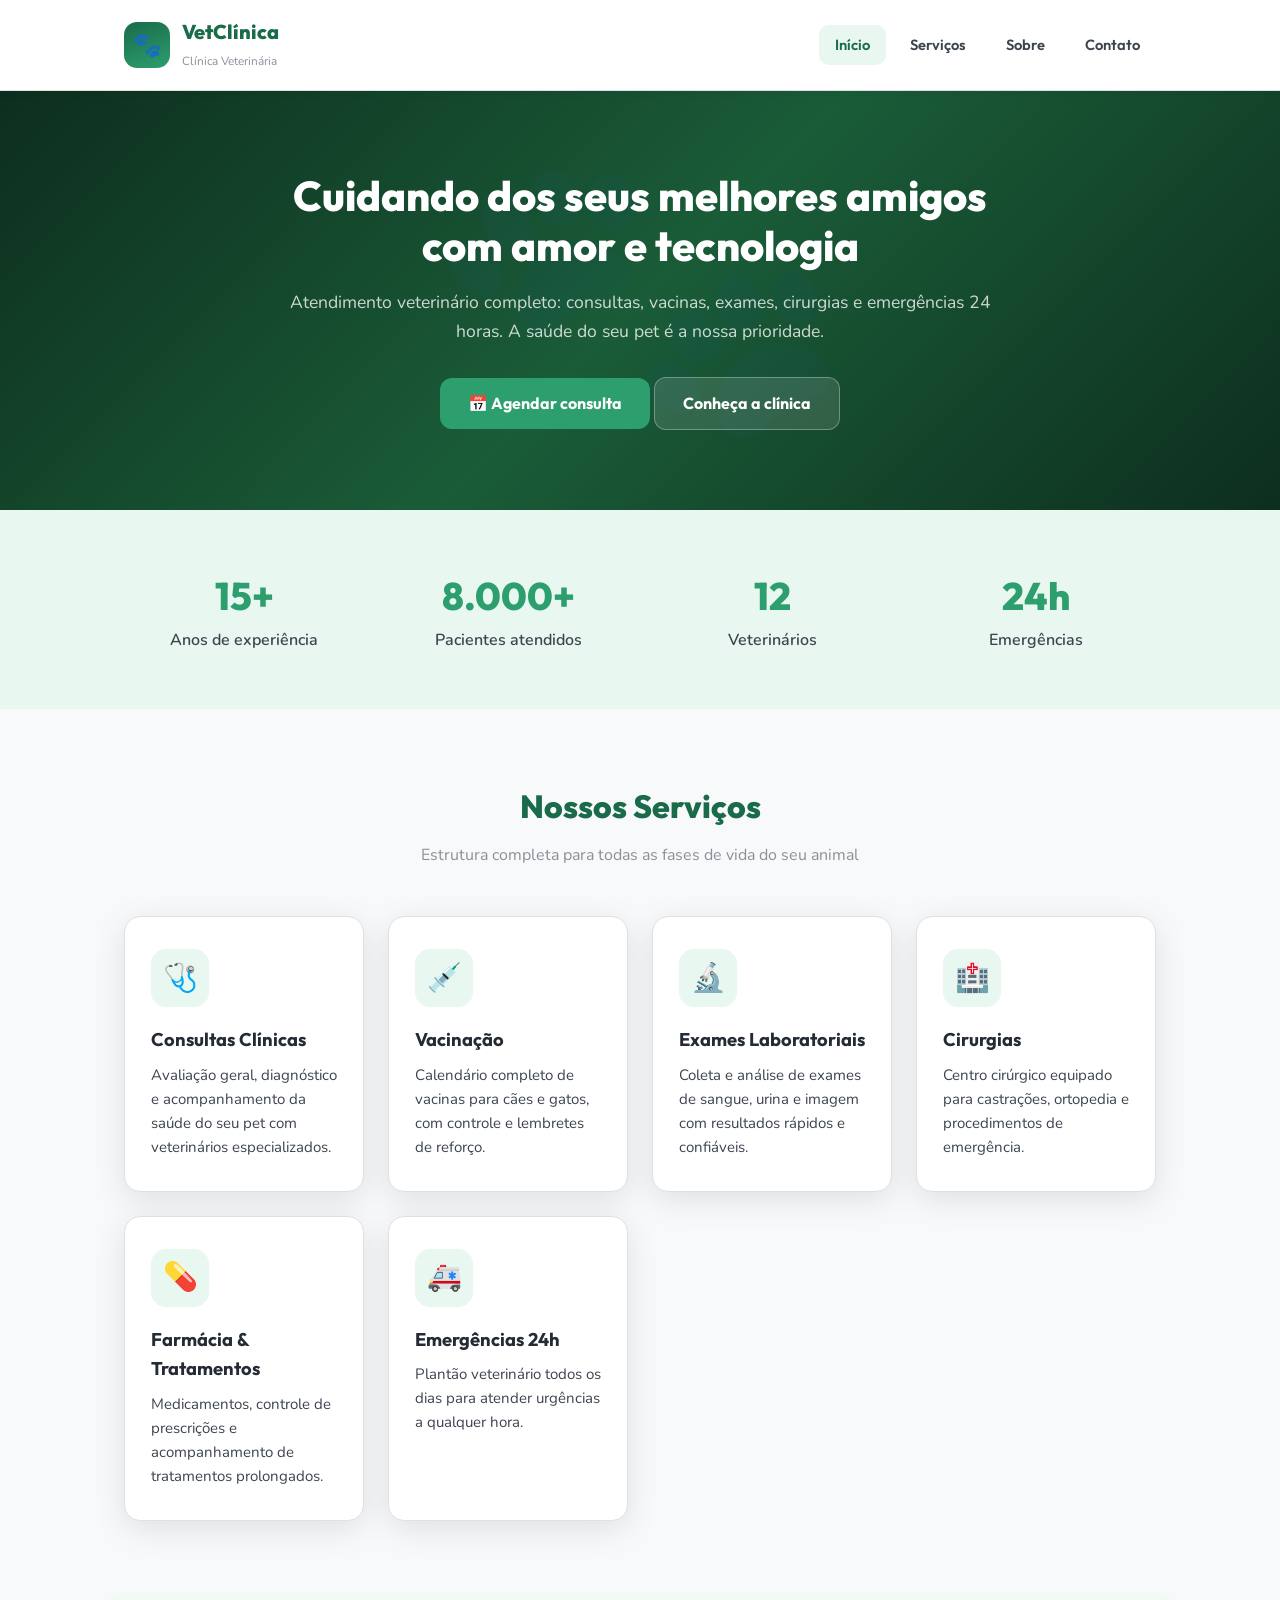
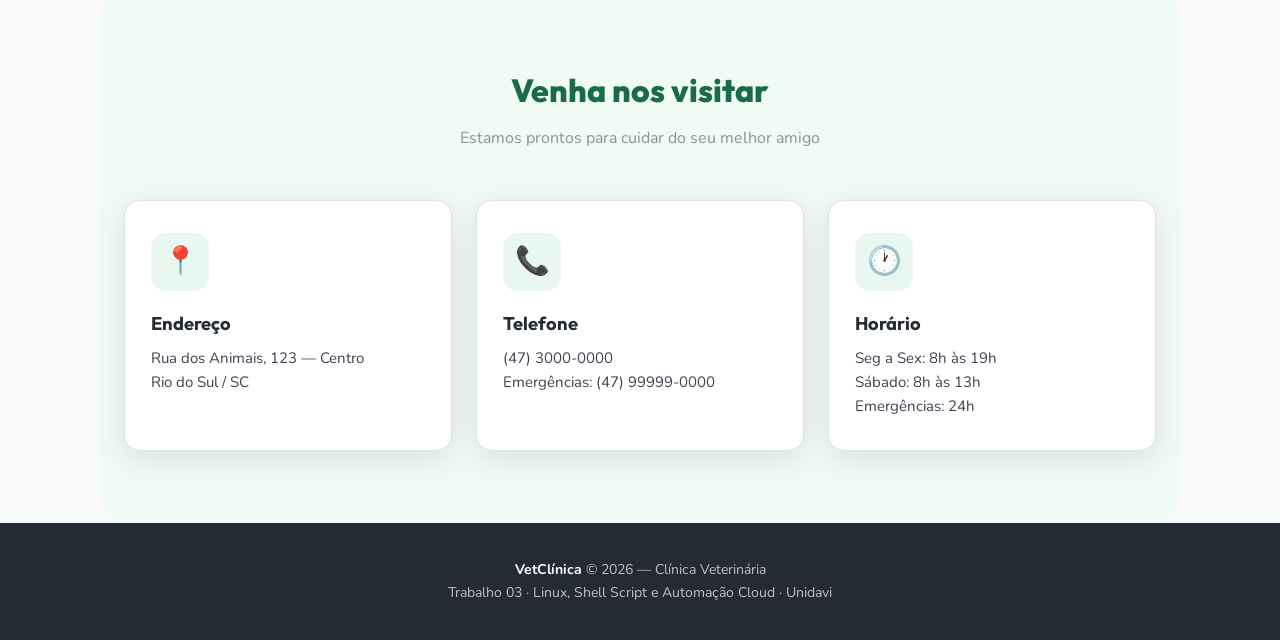
<file: source/index.html>
<!DOCTYPE html>
<html lang="pt-BR">
<head>
  <meta charset="UTF-8">
  <meta name="viewport" content="width=device-width, initial-scale=1.0">
  <title>VetClínica — Clínica Veterinária</title>
  <meta name="description" content="VetClínica — cuidado veterinário com amor e tecnologia. Consultas, vacinas, cirurgias e emergências 24h.">
  <link rel="preconnect" href="https://fonts.googleapis.com">
  <link rel="stylesheet" href="assets/css/site.css">
</head>
<body>

  <!-- ===== Cabeçalho ===== -->
  <header class="topbar">
    <div class="topbar-inner">
      <a class="brand" href="index.html">
        <div class="brand-icon">🐾</div>
        <div class="brand-text">
          <h1>VetClínica</h1>
          <span>Clínica Veterinária</span>
        </div>
      </a>
      <nav class="nav">
        <a href="index.html" class="active">Início</a>
        <a href="#servicos">Serviços</a>
        <a href="sobre.html">Sobre</a>
        <a href="#contato">Contato</a>
      </nav>
    </div>
  </header>

  <!-- ===== Hero ===== -->
  <section class="hero">
    <div class="hero-content">
      <h2>Cuidando dos seus melhores amigos com amor e tecnologia</h2>
      <p>Atendimento veterinário completo: consultas, vacinas, exames, cirurgias e
         emergências 24 horas. A saúde do seu pet é a nossa prioridade.</p>
      <a href="#contato" class="btn">📅 Agendar consulta</a>
      <a href="sobre.html" class="btn btn-ghost">Conheça a clínica</a>
    </div>
  </section>

  <!-- ===== Estatísticas ===== -->
  <div class="stats-band">
    <div class="stats-grid">
      <div class="stat"><div class="val">15+</div><div class="lbl">Anos de experiência</div></div>
      <div class="stat"><div class="val">8.000+</div><div class="lbl">Pacientes atendidos</div></div>
      <div class="stat"><div class="val">12</div><div class="lbl">Veterinários</div></div>
      <div class="stat"><div class="val">24h</div><div class="lbl">Emergências</div></div>
    </div>
  </div>

  <!-- ===== Serviços ===== -->
  <section class="section" id="servicos">
    <div class="section-title">
      <h3>Nossos Serviços</h3>
      <p>Estrutura completa para todas as fases de vida do seu animal</p>
    </div>
    <div class="grid">
      <div class="card">
        <div class="card-icon">🩺</div>
        <h4>Consultas Clínicas</h4>
        <p>Avaliação geral, diagnóstico e acompanhamento da saúde do seu pet com veterinários especializados.</p>
      </div>
      <div class="card">
        <div class="card-icon">💉</div>
        <h4>Vacinação</h4>
        <p>Calendário completo de vacinas para cães e gatos, com controle e lembretes de reforço.</p>
      </div>
      <div class="card">
        <div class="card-icon">🔬</div>
        <h4>Exames Laboratoriais</h4>
        <p>Coleta e análise de exames de sangue, urina e imagem com resultados rápidos e confiáveis.</p>
      </div>
      <div class="card">
        <div class="card-icon">🏥</div>
        <h4>Cirurgias</h4>
        <p>Centro cirúrgico equipado para castrações, ortopedia e procedimentos de emergência.</p>
      </div>
      <div class="card">
        <div class="card-icon">💊</div>
        <h4>Farmácia & Tratamentos</h4>
        <p>Medicamentos, controle de prescrições e acompanhamento de tratamentos prolongados.</p>
      </div>
      <div class="card">
        <div class="card-icon">🚑</div>
        <h4>Emergências 24h</h4>
        <p>Plantão veterinário todos os dias para atender urgências a qualquer hora.</p>
      </div>
    </div>
  </section>

  <!-- ===== Contato ===== -->
  <section class="section" id="contato" style="background:var(--verde-ultra); border-radius:24px;">
    <div class="section-title">
      <h3>Venha nos visitar</h3>
      <p>Estamos prontos para cuidar do seu melhor amigo</p>
    </div>
    <div class="grid">
      <div class="card">
        <div class="card-icon">📍</div>
        <h4>Endereço</h4>
        <p>Rua dos Animais, 123 — Centro<br>Rio do Sul / SC</p>
      </div>
      <div class="card">
        <div class="card-icon">📞</div>
        <h4>Telefone</h4>
        <p>(47) 3000-0000<br>Emergências: (47) 99999-0000</p>
      </div>
      <div class="card">
        <div class="card-icon">🕐</div>
        <h4>Horário</h4>
        <p>Seg a Sex: 8h às 19h<br>Sábado: 8h às 13h<br>Emergências: 24h</p>
      </div>
    </div>
  </section>

  <!-- ===== Rodapé ===== -->
  <footer class="footer">
    <p><strong>VetClínica</strong> © 2026 — Clínica Veterinária</p>
    <p>Trabalho 03 · Linux, Shell Script e Automação Cloud · Unidavi</p>
  </footer>

</body>
</html>
</file>
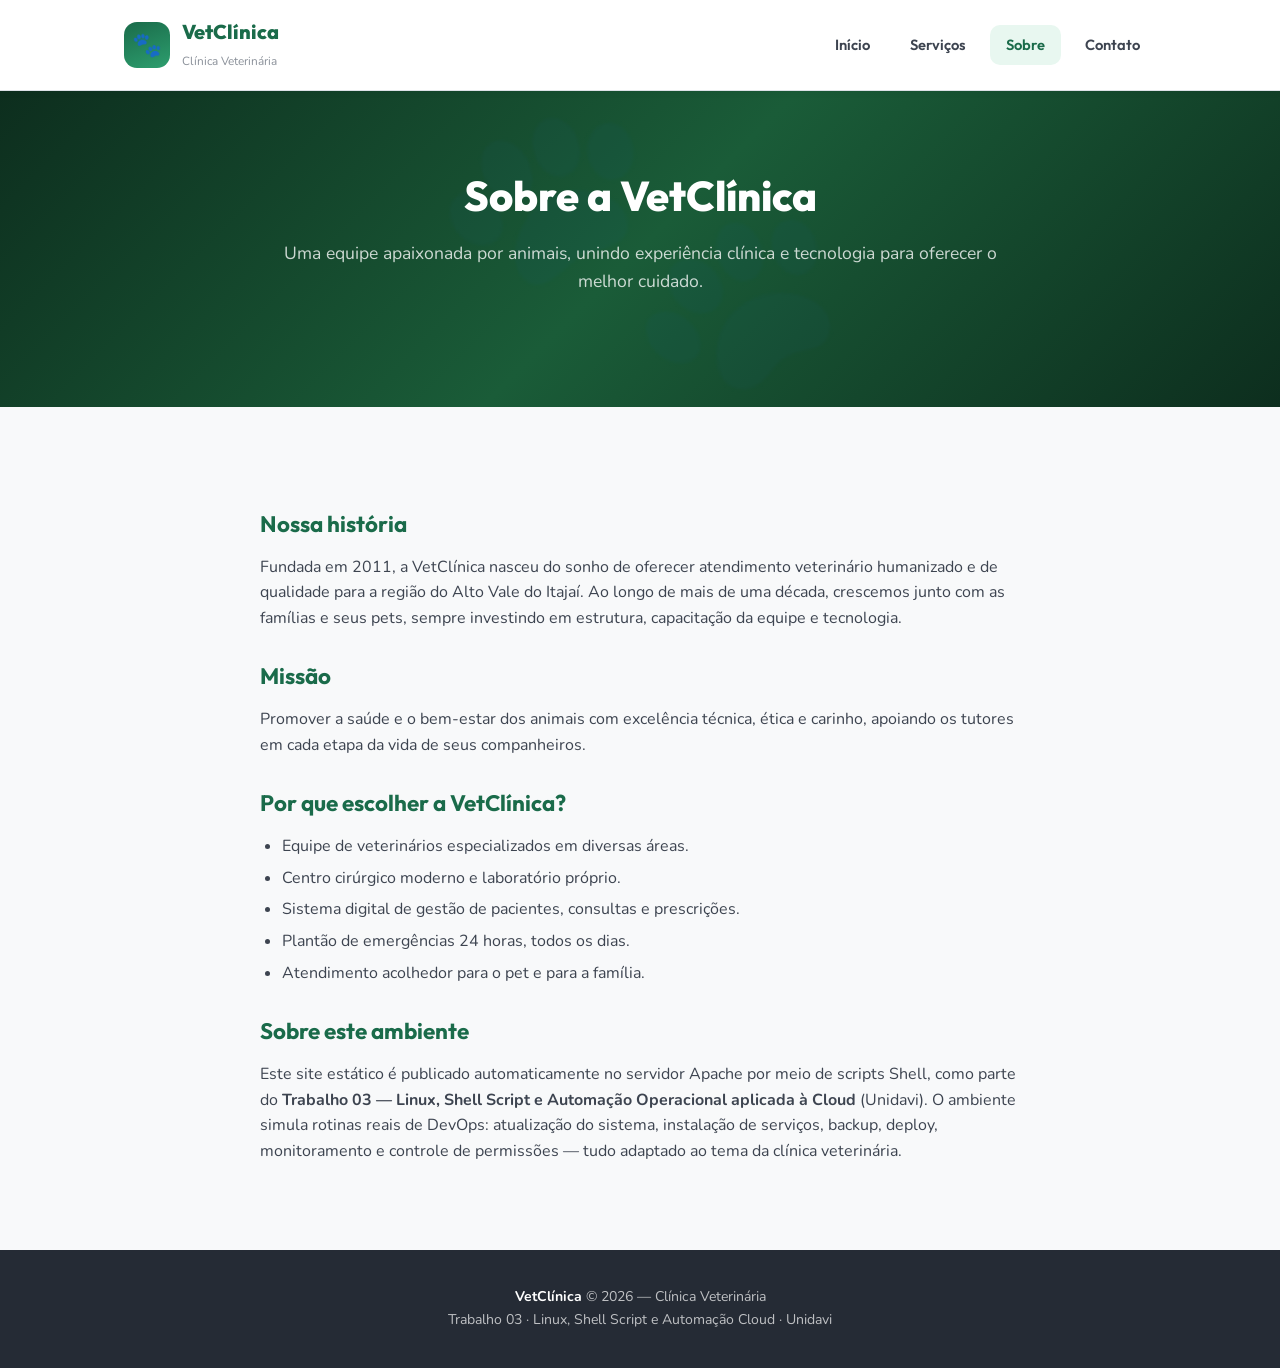
<file: source/sobre.html>
<!DOCTYPE html>
<html lang="pt-BR">
<head>
  <meta charset="UTF-8">
  <meta name="viewport" content="width=device-width, initial-scale=1.0">
  <title>Sobre — VetClínica</title>
  <meta name="description" content="Conheça a história, a missão e a equipe da VetClínica.">
  <link rel="preconnect" href="https://fonts.googleapis.com">
  <link rel="stylesheet" href="assets/css/site.css">
</head>
<body>

  <!-- ===== Cabeçalho ===== -->
  <header class="topbar">
    <div class="topbar-inner">
      <a class="brand" href="index.html">
        <div class="brand-icon">🐾</div>
        <div class="brand-text">
          <h1>VetClínica</h1>
          <span>Clínica Veterinária</span>
        </div>
      </a>
      <nav class="nav">
        <a href="index.html">Início</a>
        <a href="index.html#servicos">Serviços</a>
        <a href="sobre.html" class="active">Sobre</a>
        <a href="index.html#contato">Contato</a>
      </nav>
    </div>
  </header>

  <!-- ===== Hero ===== -->
  <section class="hero">
    <div class="hero-content">
      <h2>Sobre a VetClínica</h2>
      <p>Uma equipe apaixonada por animais, unindo experiência clínica e tecnologia
         para oferecer o melhor cuidado.</p>
    </div>
  </section>

  <!-- ===== Texto institucional ===== -->
  <section class="section">
    <div class="prose">
      <h3>Nossa história</h3>
      <p>Fundada em 2011, a VetClínica nasceu do sonho de oferecer atendimento veterinário
         humanizado e de qualidade para a região do Alto Vale do Itajaí. Ao longo de mais de uma
         década, crescemos junto com as famílias e seus pets, sempre investindo em estrutura,
         capacitação da equipe e tecnologia.</p>

      <h3>Missão</h3>
      <p>Promover a saúde e o bem-estar dos animais com excelência técnica, ética e carinho,
         apoiando os tutores em cada etapa da vida de seus companheiros.</p>

      <h3>Por que escolher a VetClínica?</h3>
      <ul>
        <li>Equipe de veterinários especializados em diversas áreas.</li>
        <li>Centro cirúrgico moderno e laboratório próprio.</li>
        <li>Sistema digital de gestão de pacientes, consultas e prescrições.</li>
        <li>Plantão de emergências 24 horas, todos os dias.</li>
        <li>Atendimento acolhedor para o pet e para a família.</li>
      </ul>

      <h3>Sobre este ambiente</h3>
      <p>Este site estático é publicado automaticamente no servidor Apache por meio de scripts
         Shell, como parte do <strong>Trabalho 03 — Linux, Shell Script e Automação Operacional
         aplicada à Cloud</strong> (Unidavi). O ambiente simula rotinas reais de DevOps:
         atualização do sistema, instalação de serviços, backup, deploy, monitoramento e
         controle de permissões — tudo adaptado ao tema da clínica veterinária.</p>
    </div>
  </section>

  <!-- ===== Rodapé ===== -->
  <footer class="footer">
    <p><strong>VetClínica</strong> © 2026 — Clínica Veterinária</p>
    <p>Trabalho 03 · Linux, Shell Script e Automação Cloud · Unidavi</p>
  </footer>

</body>
</html>
</file>
<file: source/assets/css/site.css>
@import url('https://fonts.googleapis.com/css2?family=Outfit:wght@300;400;600;700;800&family=Nunito:wght@400;500;600;700&display=swap');

:root {
  --verde-escuro: #1a6b4a;
  --verde-medio:  #2d9e6e;
  --verde-claro:  #4cbb8e;
  --verde-suave:  #e8f7f0;
  --verde-ultra:  #f0fbf5;
  --laranja:      #f4845f;
  --azul:         #4a90d9;
  --roxo:         #8b6fe6;
  --branco:       #ffffff;
  --cinza-100:    #f8f9fa;
  --cinza-300:    #dde1e7;
  --cinza-500:    #8a9099;
  --cinza-700:    #3d4450;
  --cinza-800:    #252b35;
  --font-display: 'Outfit', sans-serif;
  --font-body:    'Nunito', sans-serif;
  --radius:       16px;
  --shadow:       0 8px 32px rgba(0,0,0,.10);
}

*, *::before, *::after { box-sizing: border-box; margin: 0; padding: 0; }

body {
  font-family: var(--font-body);
  color: var(--cinza-800);
  background: var(--cinza-100);
  line-height: 1.6;
}

a { text-decoration: none; color: inherit; }

/* ─── Cabeçalho / Navegação ─── */
.topbar {
  position: sticky;
  top: 0;
  z-index: 10;
  background: var(--branco);
  border-bottom: 1px solid var(--cinza-300);
  box-shadow: 0 2px 8px rgba(0,0,0,.04);
}
.topbar-inner {
  max-width: 1080px;
  margin: 0 auto;
  padding: 16px 24px;
  display: flex;
  align-items: center;
  justify-content: space-between;
}
.brand {
  display: flex;
  align-items: center;
  gap: 12px;
}
.brand-icon {
  width: 46px; height: 46px;
  background: linear-gradient(160deg, var(--verde-escuro), var(--verde-medio));
  border-radius: 13px;
  display: flex; align-items: center; justify-content: center;
  font-size: 24px;
}
.brand-text h1 {
  font-family: var(--font-display);
  font-size: 1.25rem;
  font-weight: 800;
  color: var(--verde-escuro);
}
.brand-text span {
  font-size: .74rem;
  color: var(--cinza-500);
}
.nav { display: flex; gap: 8px; }
.nav a {
  font-family: var(--font-display);
  font-weight: 600;
  font-size: .92rem;
  color: var(--cinza-700);
  padding: 8px 16px;
  border-radius: 10px;
  transition: all .2s;
}
.nav a:hover, .nav a.active {
  background: var(--verde-suave);
  color: var(--verde-escuro);
}

/* ─── Hero ─── */
.hero {
  position: relative;
  overflow: hidden;
  background: linear-gradient(135deg, #0d2e1e 0%, #1a5c38 50%, #0d2e1e 100%);
  color: var(--branco);
  padding: 80px 24px;
  text-align: center;
}
.hero::after {
  content: '🐾';
  position: absolute;
  font-size: 320px;
  opacity: .04;
  top: 50%; left: 50%;
  transform: translate(-50%, -50%) rotate(-15deg);
  pointer-events: none;
}
.hero-content { position: relative; z-index: 1; max-width: 720px; margin: 0 auto; }
.hero h2 {
  font-family: var(--font-display);
  font-size: 2.6rem;
  font-weight: 800;
  line-height: 1.2;
  margin-bottom: 18px;
}
.hero p {
  font-size: 1.1rem;
  color: rgba(255,255,255,.78);
  margin-bottom: 32px;
}
.btn {
  display: inline-flex;
  align-items: center;
  gap: 8px;
  font-family: var(--font-display);
  font-weight: 700;
  font-size: 1rem;
  padding: 13px 28px;
  border-radius: 12px;
  background: var(--verde-medio);
  color: var(--branco);
  transition: all .2s;
}
.btn:hover { background: var(--verde-claro); transform: translateY(-2px); }
.btn-ghost {
  background: rgba(255,255,255,.12);
  border: 1.5px solid rgba(255,255,255,.3);
}
.btn-ghost:hover { background: rgba(255,255,255,.2); }

/* ─── Seções ─── */
.section {
  max-width: 1080px;
  margin: 0 auto;
  padding: 72px 24px;
}
.section-title {
  text-align: center;
  margin-bottom: 48px;
}
.section-title h3 {
  font-family: var(--font-display);
  font-size: 2rem;
  font-weight: 800;
  color: var(--verde-escuro);
  margin-bottom: 10px;
}
.section-title p { color: var(--cinza-500); }

/* ─── Grid de cards ─── */
.grid {
  display: grid;
  grid-template-columns: repeat(auto-fit, minmax(240px, 1fr));
  gap: 24px;
}
.card {
  background: var(--branco);
  border-radius: var(--radius);
  padding: 32px 26px;
  box-shadow: var(--shadow);
  border: 1px solid var(--cinza-300);
  transition: transform .2s;
}
.card:hover { transform: translateY(-4px); }
.card-icon {
  width: 58px; height: 58px;
  border-radius: 15px;
  display: flex; align-items: center; justify-content: center;
  font-size: 28px;
  margin-bottom: 18px;
  background: var(--verde-suave);
}
.card h4 {
  font-family: var(--font-display);
  font-size: 1.15rem;
  font-weight: 700;
  margin-bottom: 8px;
}
.card p { color: var(--cinza-700); font-size: .94rem; }

/* ─── Faixa de estatísticas ─── */
.stats-band {
  background: var(--verde-suave);
}
.stats-grid {
  max-width: 1080px;
  margin: 0 auto;
  padding: 56px 24px;
  display: grid;
  grid-template-columns: repeat(auto-fit, minmax(160px, 1fr));
  gap: 24px;
  text-align: center;
}
.stat .val {
  font-family: var(--font-display);
  font-size: 2.4rem;
  font-weight: 800;
  color: var(--verde-medio);
}
.stat .lbl { color: var(--cinza-700); font-weight: 600; }

/* ─── Conteúdo de texto (sobre) ─── */
.prose { max-width: 760px; margin: 0 auto; }
.prose h3 {
  font-family: var(--font-display);
  color: var(--verde-escuro);
  margin: 28px 0 12px;
  font-size: 1.4rem;
}
.prose p { margin-bottom: 14px; color: var(--cinza-700); }
.prose ul { margin: 0 0 14px 22px; color: var(--cinza-700); }
.prose li { margin-bottom: 6px; }

/* ─── Rodapé ─── */
.footer {
  background: var(--cinza-800);
  color: rgba(255,255,255,.7);
  text-align: center;
  padding: 36px 24px;
  font-size: .88rem;
}
.footer strong { color: var(--branco); }

@media (max-width: 640px) {
  .nav { display: none; }
  .hero h2 { font-size: 1.9rem; }
}
</file>
